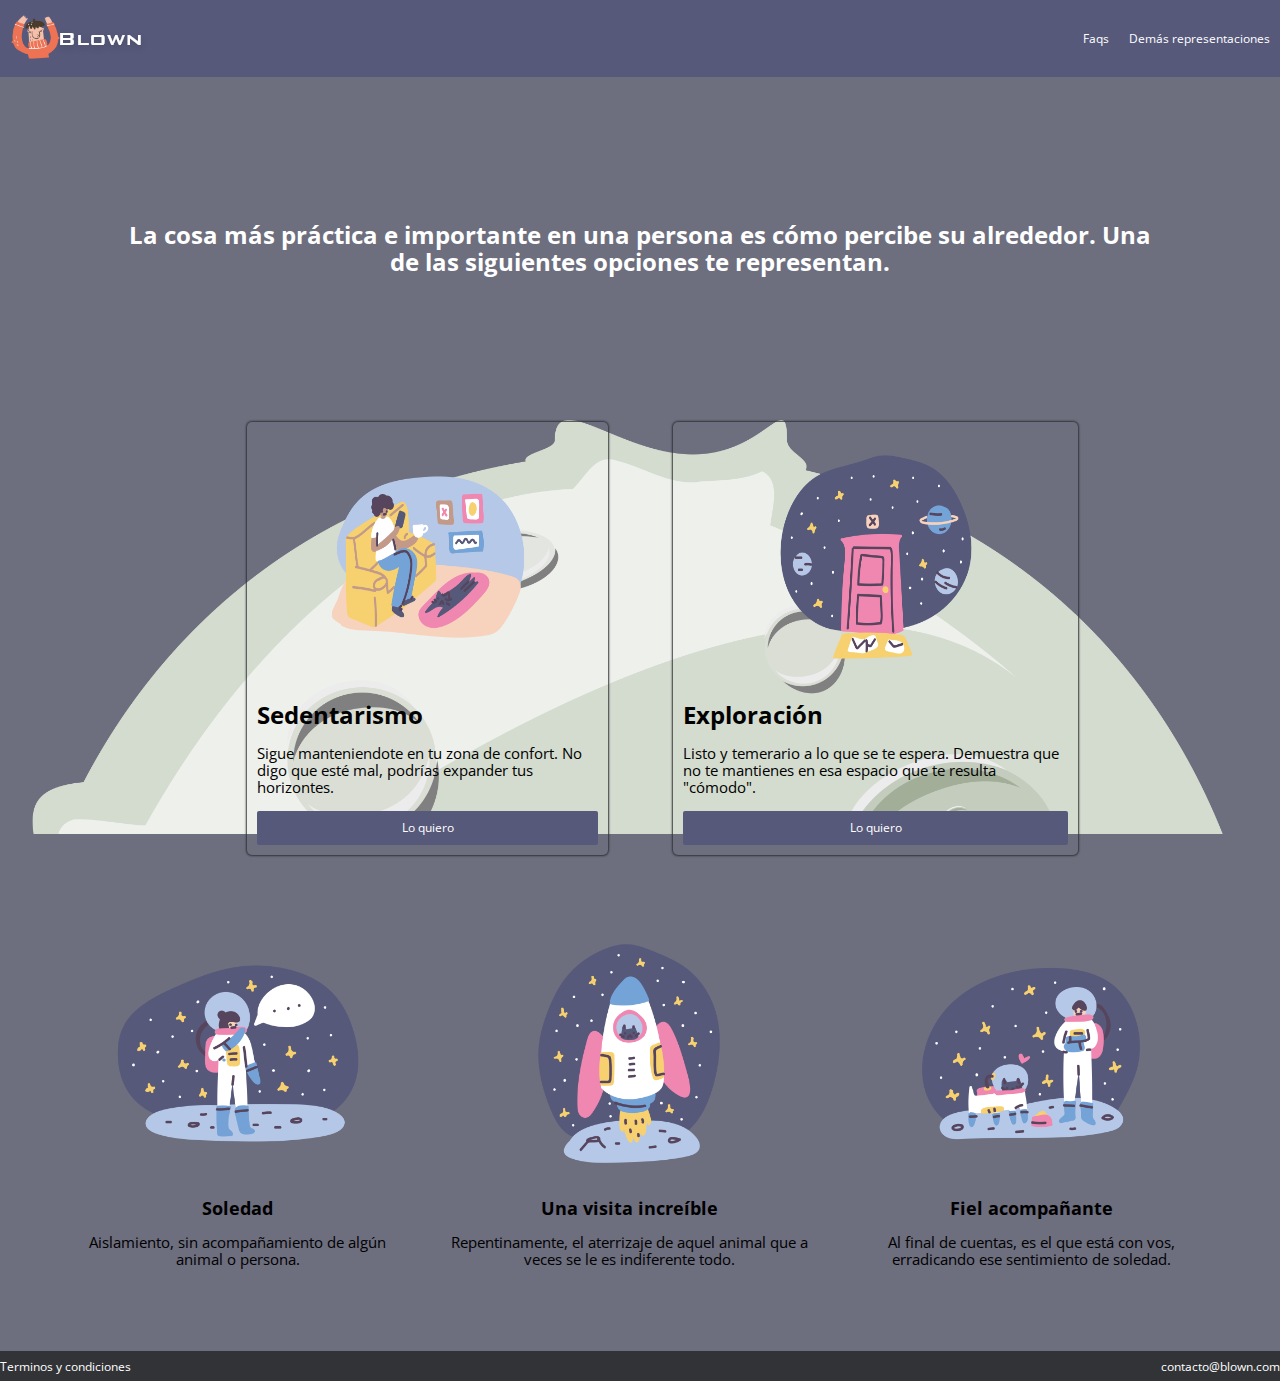
<file: index.html>
<!DOCTYPE html>
<html lang="es">
<head>
  <meta charset="UTF-8">
  <meta name="viewport" content="width=device-width, initial-scale=1.0">
  <meta http-equiv="X-UA-Compatible" content="ie=edge">
  <link rel="stylesheet" href="css/normalize.css">
  <link rel="stylesheet" href="css/estilos.css">
  <link rel="stylesheet" href="css/mobile.css">
  <link rel="stylesheet" href="css/animation.css">

  <title>Blown</title>
</head>
<body>

  <!-- Aquí empieza el navbar -->
  <nav class ="fadeInDown">
    <div class="brand_image">
        <img  src="images/logo.png" alt="">
    </div>
    <div class="nav_options">
      <ul>
        <li><a href="#">Faqs</a></li>
        <li><a href="representacion.html">Dem&aacute;s representaciones</a></li>
      </ul>
    </div>
  </nav>

  <!-- Aquí acaba el navbar -->

  <div class="main_section fadeIn">
    <h1>
      La cosa más práctica e importante en una persona es c&oacute;mo percibe su alrededor. Una de las siguientes opciones te representan.
    </h1>
  </div>
  <div class="products">
    <div class="product fadeInUp">
      <div class="content">
              <div class="img_content">
                <img  width="280" height="250"src="images/pluto6.png" alt="">
              </div>
              <h1>Sedentarismo</h1>
              <p>Sigue manteniendote en tu zona de confort. No digo que est&eacute; mal, podr&iacute;as expander tus horizontes.</p>
              <a href="venta2.html">
                <button  class="main_button">Lo quiero</button>
              </a>
            </div>
    </div>
    <div class="product fadeInUp">
      <div class="content">
              <div class="img_content">
                <img width="280" height="250"src="images/pluto5.png" alt="">
              </div>
              <h1>Exploraci&oacute;n</h1>
              <p>Listo y temerario a lo que se te espera. Demuestra que no te mantienes en esa espacio que te resulta "c&oacute;modo".</p>
              <a href="venta.html">
                <button  class="main_button">Lo quiero</button>
              </a>      </div>
    </div>
  </div>
  <br>
  <!-- End section -->
  <div class="information_users">
    <div class="information_section">
        <div class="information">
            <div class="content">
            <div class ="img_content">
                <img width = "340"heigth="310" src="images/pluto1.png" alt="">
            </div>
            <h2>Soledad</h2>
            <p>Aislamiento, sin acompañamiento de algún animal o persona.</p>
            </div>
        </div>
        <div class="information">
                <div class="content">
                <div class ="img_content">
                    <img width = "340"heigth="310" src="images/pluto4.png" alt="">
                </div>
                <h2>Una visita incre&iacute;ble</h2>
                <p>Repentinamente, el aterrizaje de aquel animal que a veces se le es indiferente todo.</p>
                </div>
            </div>
            <div class="information">
                    <div class="content">
                    <div class ="img_content">
                        <img width = "340"heigth="310" src="images/pluto3.png" alt="">
                    </div>
                    <h2>Fiel acompañante</h2>
                    <p>Al final de cuentas, es el que est&aacute; con vos, erradicando ese sentimiento de soledad.</p>
                    </div>
                </div>
    </div>
    
  </div>
 
  

<footer>
    <div class="option_contact">
      <a href="terminosycondiciones.html">Terminos y condiciones</a>
      </div>
    <div  class="option_contact">
      <a href="mailto:contacto@blown.com">contacto@blown.com</a>
    </div>

</footer>



</body>
</html>
</file>
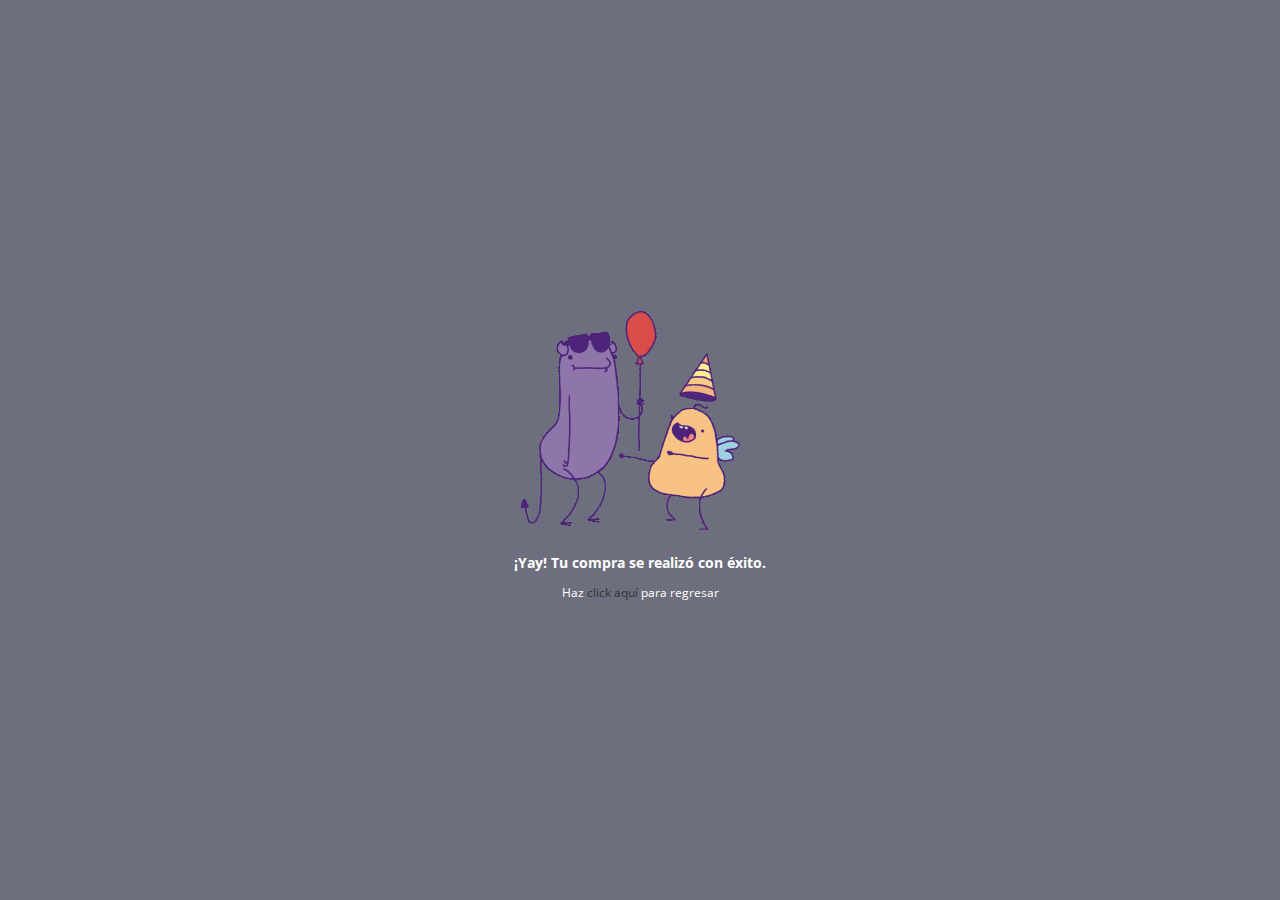
<file: exito.html>
<!DOCTYPE html>
<html lang="es">
<head>
    <meta charset="UTF-8">
    <meta name="viewport" content="width=device-width, initial-scale=1.0">
    <meta http-equiv="X-UA-Compatible" content="ie=edge">
    <link rel="stylesheet" href="css/normalize.css">
    <link rel="stylesheet" href="css/estilos.css">
    <link rel="stylesheet" href="css/animation.css">
    <link rel="stylesheet" href="css/paypal.css">

    <title>Blown</title>
</head>
<body>
    <div class="content_paypal">
        <img width="250"height="250"src="images/yay.gif" alt="">
        <h3>¡Yay! Tu compra se realizó con éxito.</h3>
        <p>Haz <a href="index.html">click aquí</a> para regresar</p>
    </div>
</body>
</html>
</file>
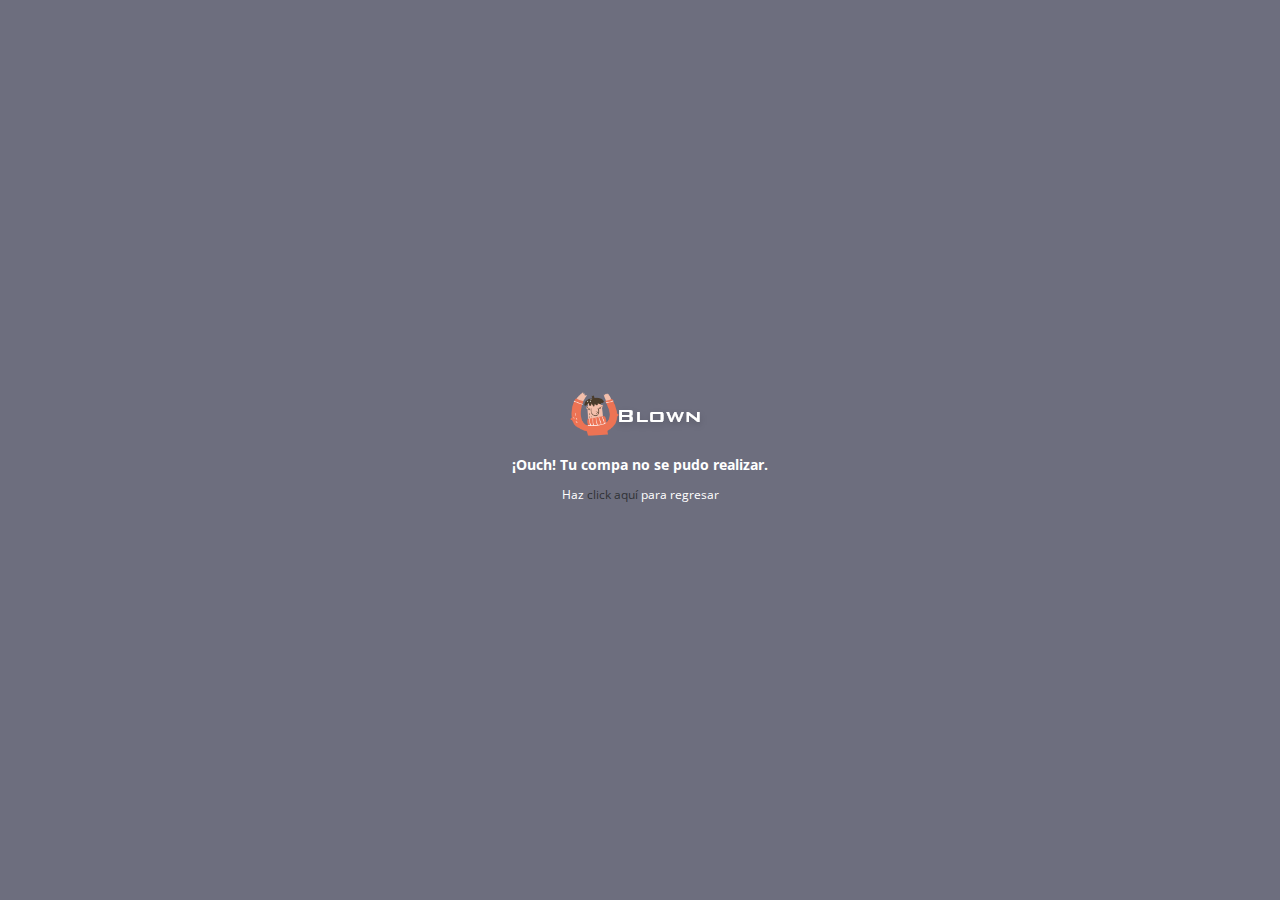
<file: falla.html>
<!DOCTYPE html>
<html lang="es">
<head>
    <meta charset="UTF-8">
    <meta name="viewport" content="width=device-width, initial-scale=1.0">
    <meta http-equiv="X-UA-Compatible" content="ie=edge">
    <link rel="stylesheet" href="css/normalize.css">
    <link rel="stylesheet" href="css/estilos.css">
    <link rel="stylesheet" href="css/animation.css">
    <link rel="stylesheet" href="css/paypal.css">

    <title>Blown</title>
</head>
<body>
    <div class="content_paypal">
        <img src="images/logo.png" alt="">
        <h3>¡Ouch! Tu compa no se pudo realizar.</h3>
        <p>Haz <a href="index.html">click aquí</a> para regresar</p>
    </div>
</body>
</html>
</file>
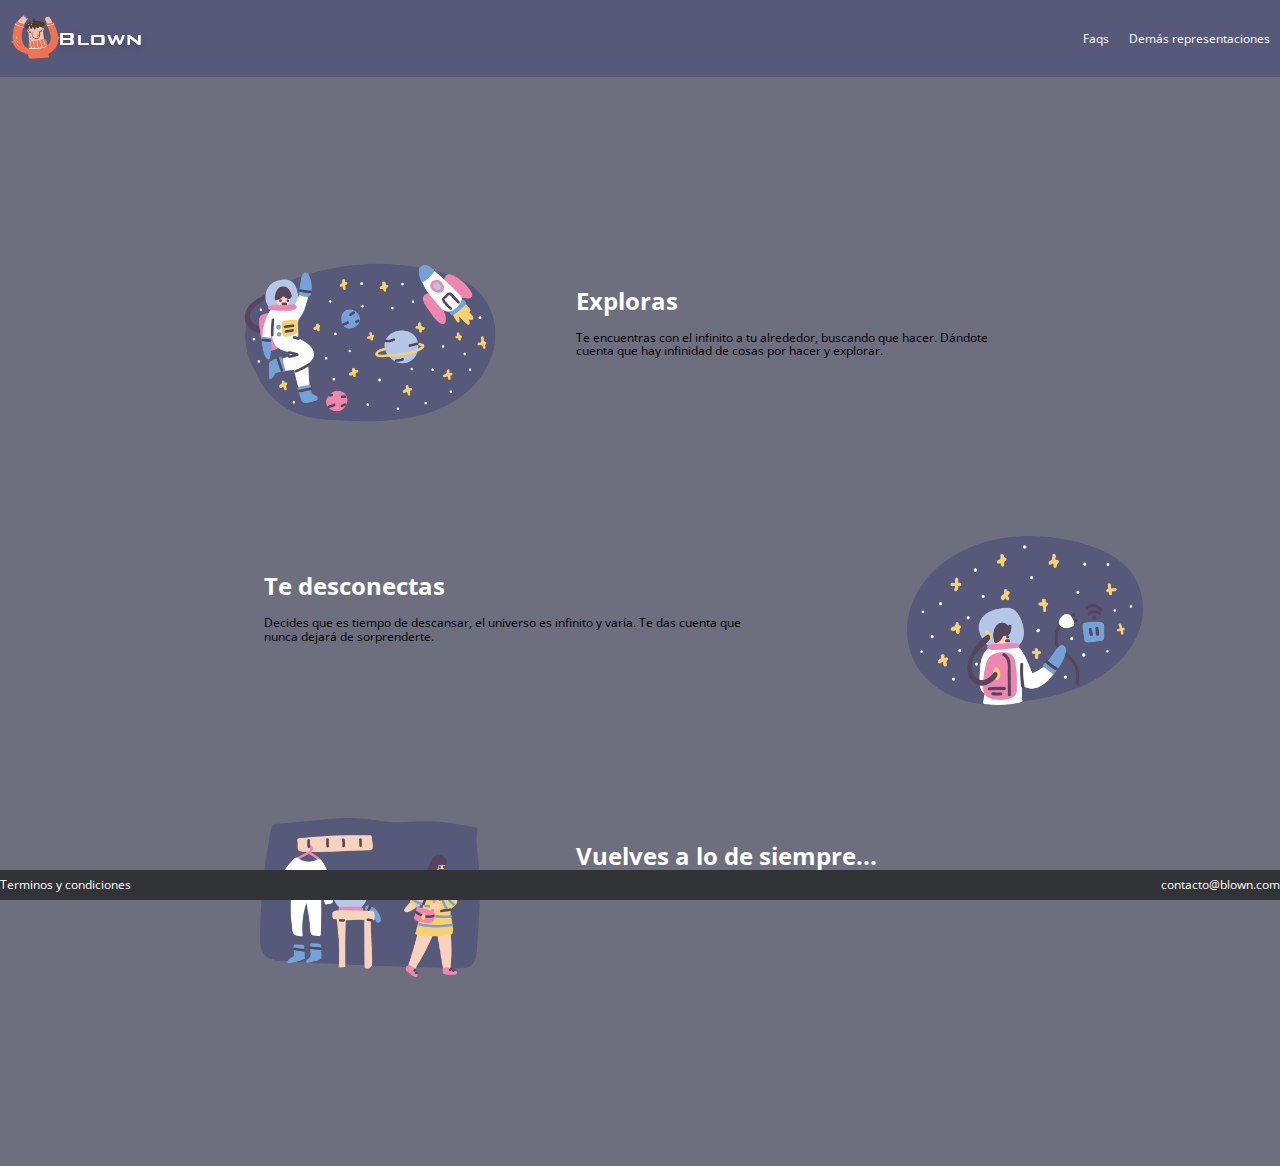
<file: representacion.html>
<!DOCTYPE html>
<html lang="es">
<head>
  <meta charset="UTF-8">
  <meta name="viewport" content="width=device-width, initial-scale=1.0">
  <meta http-equiv="X-UA-Compatible" content="ie=edge">
  <link rel="stylesheet" href="css/grid.css">
  <link rel="stylesheet" href="css/normalize.css">
  <link rel="stylesheet" href="css/estilos.css">
  <link rel="stylesheet" href="css/mobile.css">
  <link rel="stylesheet" href="css/animation.css">
  <title>Blown</title>
</head>
<body>

  <!-- Aquí empieza el navbar -->
  <nav class ="fadeInDown">
    <div class="brand_image">
        <a href="index.html">
            <img src="images/logo.png" alt="">
          </a>    </div>
    <div class="nav_options">
      <ul>
        <li><a href="#">Faqs</a></li>
        <li><a href="#">Dem&aacute;s representaciones</a></li>
      </ul>
    </div>
  </nav>
  <!-- Aquí acaba el navbar -->
  <div class="main_section">
  
    <!------------------------->
<div class="container">
  <div class="row">
      <div class="col-4">
        <div class="image_content">
          <img width = "340"heigth="310" src="images/pluto2.png" alt="">
        
       </div>
      </div>
    <div class="col-8">
        <div class="text_column">
            <h1>Exploras</h1>
            <p>Te encuentras con el infinito a tu alrededor, buscando que hacer. D&aacute;ndote cuenta que hay infinidad de cosas por hacer y explorar.</p>
          </div>
    </div>
  </div>
  <!------------------------->
  <div class="container">
  <div class="row">
    <div class="col-9">
        <div class="text_column">
            <h1>Te desconectas</h1>
          <p>Decides que es tiempo de descansar, el universo es infinito y var&iacute;a. Te das cuenta que nunca dejar&aacute; de sorprenderte.
          </p>          </div>
    </div>
    <div class="col-3">
        <div class="image_content">
          <img width = "340"heigth="310" src="images/pluto7.png" alt="">
        
       </div>
      </div>
    </div>
    </div>
  <!------------------------->
  <div class="container">
      <div class="row">
          <div class="col-4">
            <div class="image_content">
              <img width = "340"heigth="310" src="images/pluto10.png" alt="">
            
           </div>
          </div>
        <div class="col-8">
            <div class="text_column">
                <h1>Vuelves a lo de siempre...</h1>
                
              </div>
        </div>
      </div>
  <!------------------------->

</div>    


<div class="venta">
    <footer>
        <div class="option_contact">
          <a href="terminosycondiciones.html">Terminos y condiciones</a>
          </div>
        <div  class="option_contact">
          <a href="mailto:contacto@blown.com">contacto@blown.com</a>
        </div>
    
    </footer>
  </div>
</body>
</html>
</file>
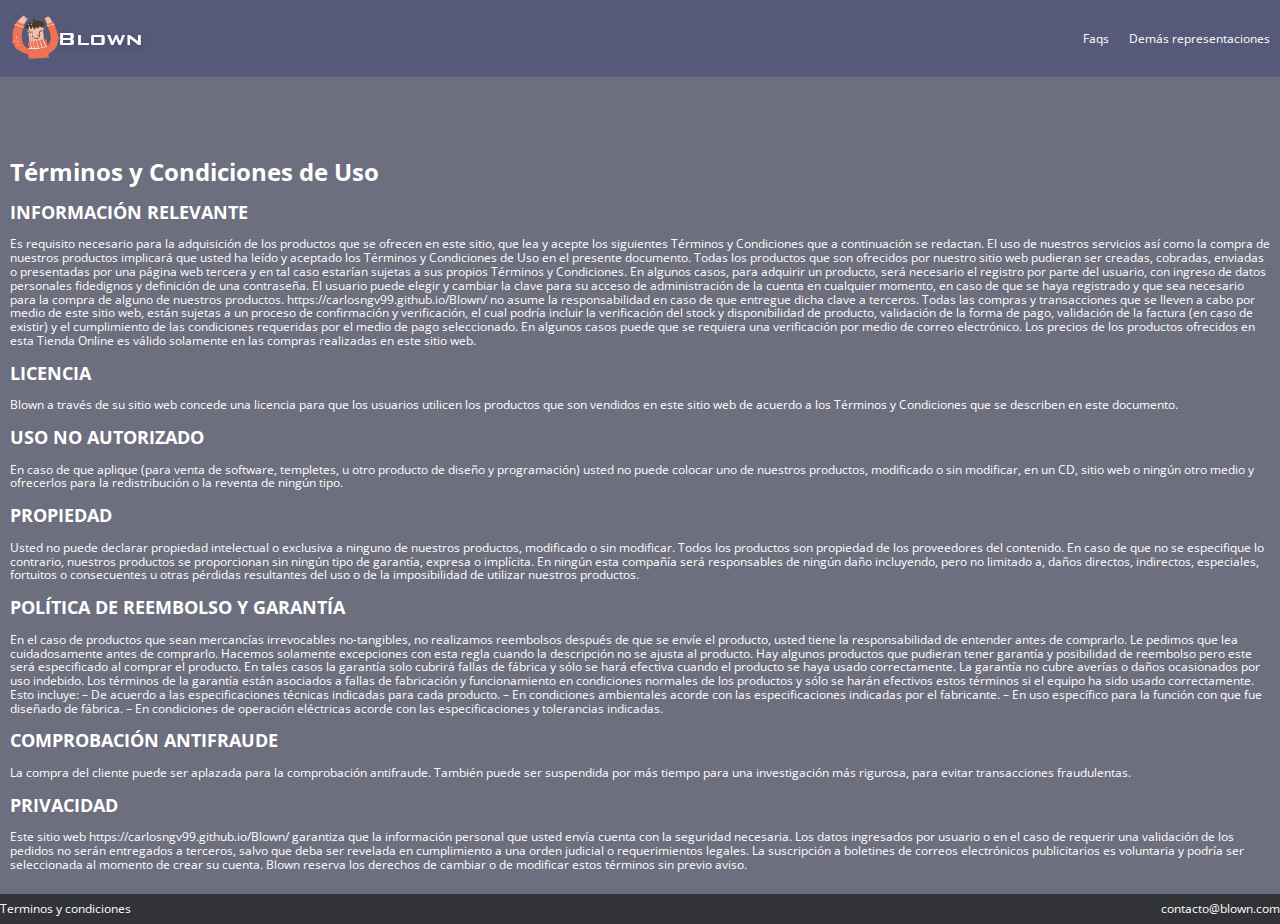
<file: terminosycondiciones.html>
<!DOCTYPE html>
<html lang="es">
<head>
  <meta charset="UTF-8">
  <meta name="viewport" content="width=device-width, initial-scale=1.0">
  <meta http-equiv="X-UA-Compatible" content="ie=edge">
  <link rel="stylesheet" href="css/grid.css">
  <link rel="stylesheet" href="css/normalize.css">
  <link rel="stylesheet" href="css/estilos.css">
  <link rel="stylesheet" href="css/mobile.css">
  <link rel="stylesheet" href="css/animation.css">
  <title>Blown</title>
</head>
<body>

  <!-- Aquí empieza el navbar -->
  <nav class ="fadeInDown">
    <div class="brand_image">
            <a href="index.html">
                    <img src="images/logo.png" alt="">
                  </a>    </div>
    <div class="nav_options">
      <ul>
        <li><a href="#">Faqs</a></li>
        <li><a href="representacion.html">Dem&aacute;s representaciones</a></li>
      </ul>
    </div>
  </nav>
  <!-- Aquí acaba el navbar -->
    <!-- Formulario Venta -->
    <br><br><br><br>
    <div class="terms_content">
            <div class="container"></div>
        <h1>Términos y Condiciones de Uso</h1>
    
                <h2>INFORMACIÓN RELEVANTE</h2>
                
                <p>Es requisito necesario para la adquisición de los productos que se ofrecen en este sitio, que lea y acepte los siguientes Términos y Condiciones que a continuación se redactan. El uso de nuestros servicios así como la compra de nuestros productos implicará que usted ha leído y aceptado los Términos y Condiciones de Uso en el presente documento. Todas los productos  que son ofrecidos por nuestro sitio web pudieran ser creadas, cobradas, enviadas o presentadas por una página web tercera y en tal caso estarían sujetas a sus propios Términos y Condiciones. En algunos casos, para adquirir un producto, será necesario el registro por parte del usuario, con ingreso de datos personales fidedignos y definición de una contraseña.
                
                El usuario puede elegir y cambiar la clave para su acceso de administración de la cuenta en cualquier momento, en caso de que se haya registrado y que sea necesario para la compra de alguno de nuestros productos. https://carlosngv99.github.io/Blown/ no asume la responsabilidad en caso de que entregue dicha clave a terceros.
                
                Todas las compras y transacciones que se lleven a cabo por medio de este sitio web, están sujetas a un proceso de confirmación y verificación, el cual podría incluir la verificación del stock y disponibilidad de producto, validación de la forma de pago, validación de la factura (en caso de existir) y el cumplimiento de las condiciones requeridas por el medio de pago seleccionado. En algunos casos puede que se requiera una verificación por medio de correo electrónico.
                
                Los precios de los productos ofrecidos en esta Tienda Online es válido solamente en las compras realizadas en este sitio web.
                </p>
                <h2>LICENCIA</h2>
                
                <p>Blown  a través de su sitio web concede una licencia para que los usuarios utilicen  los productos que son vendidos en este sitio web de acuerdo a los Términos y Condiciones que se describen en este documento.
                </p>
                <h2>USO NO AUTORIZADO</h2>
                
                <p>En caso de que aplique (para venta de software, templetes, u otro producto de diseño y programación) usted no puede colocar uno de nuestros productos, modificado o sin modificar, en un CD, sitio web o ningún otro medio y ofrecerlos para la redistribución o la reventa de ningún tipo.
                </p>
                <h2>PROPIEDAD</h2>
                <p>
                Usted no puede declarar propiedad intelectual o exclusiva a ninguno de nuestros productos, modificado o sin modificar. Todos los productos son propiedad  de los proveedores del contenido. En caso de que no se especifique lo contrario, nuestros productos se proporcionan  sin ningún tipo de garantía, expresa o implícita. En ningún esta compañía será  responsables de ningún daño incluyendo, pero no limitado a, daños directos, indirectos, especiales, fortuitos o consecuentes u otras pérdidas resultantes del uso o de la imposibilidad de utilizar nuestros productos.
                </p>
    <h2>POLÍTICA DE REEMBOLSO Y GARANTÍA</h2>            
               <p> En el caso de productos que sean  mercancías irrevocables no-tangibles, no realizamos reembolsos después de que se envíe el producto, usted tiene la responsabilidad de entender antes de comprarlo.  Le pedimos que lea cuidadosamente antes de comprarlo. Hacemos solamente excepciones con esta regla cuando la descripción no se ajusta al producto. Hay algunos productos que pudieran tener garantía y posibilidad de reembolso pero este será especificado al comprar el producto. En tales casos la garantía solo cubrirá fallas de fábrica y sólo se hará efectiva cuando el producto se haya usado correctamente. La garantía no cubre averías o daños ocasionados por uso indebido. Los términos de la garantía están asociados a fallas de fabricación y funcionamiento en condiciones normales de los productos y sólo se harán efectivos estos términos si el equipo ha sido usado correctamente. Esto incluye:
                
                – De acuerdo a las especificaciones técnicas indicadas para cada producto.
                – En condiciones ambientales acorde con las especificaciones indicadas por el fabricante.
                – En uso específico para la función con que fue diseñado de fábrica.
                – En condiciones de operación eléctricas acorde con las especificaciones y tolerancias indicadas.
            </p>
                <h2>COMPROBACIÓN ANTIFRAUDE</h2>
                
                <p>
                La compra del cliente puede ser aplazada para la comprobación antifraude. También puede ser suspendida por más tiempo para una investigación más rigurosa, para evitar transacciones fraudulentas.
            </p>
                <h2>PRIVACIDAD</h2>
                
                <p>Este sitio web https://carlosngv99.github.io/Blown/ garantiza que la información personal que usted envía cuenta con la seguridad necesaria. Los datos ingresados por usuario o en el caso de requerir una validación de los pedidos no serán entregados a terceros, salvo que deba ser revelada en cumplimiento a una orden judicial o requerimientos legales.
                
                La suscripción a boletines de correos electrónicos publicitarios es voluntaria y podría ser seleccionada al momento de crear su cuenta.
                
                Blown reserva los derechos de cambiar o de modificar estos términos sin previo aviso.</p>
                </div>
            </div>
    <!-- Formulario Venta -->
    <!-- Formulario Beneficios -->

    <!-- Formulario Beneficios -->

    <footer>
        <div class="option_contact">
          <a href="terminosycondiciones.html">Terminos y condiciones</a>
          </div>
        <div  class="option_contact">
          <a href="mailto:contacto@blown.com">contacto@blown.com</a>
        </div>
    
    </footer>


<scrip src="scripts/scrip.js"></scrip>
</body>
</html>
</file>
<file: css/estilos.css>
@import url('https://fonts.googleapis.com/css?family=Open+Sans:400,700');
/* -------------Variables */
:root{
--green-color:#56597A;
--white-color:white;
--black-color:#313337;
/* TipografÃ­a */
--normal:12px;
/* Espaciado */
--space:10px;
/* Box shadow */
--box:0px 0 2px 1px var(--black-color);
}

/* -------------Variables */
html,body{
  background-color: #6d6e7e;
  padding:0px;
  margin:0px;
  font-size: var(--normal);
  font-family: 'Open Sans', sans-serif;
}

p,label{
  font-size: var(--normal);
}
label{
  padding-bottom: var(--space);
}
nav{
  display: flex;
  background-color: var(--green-color);
  padding: var(--space);
  color: var(--white-color);
  justify-content: space-between;
  align-items: center;
}

nav ul{
  display: flex;
}

nav li{
  padding-left: 20px;
  list-style: none;

}

nav li a{
  color: white;
  text-decoration: none;
}

nav li a:hover{
  color: var(--white-color);
}

/* ------------------------ Main section */

.main_section{
  padding: 10%;
  text-align: center;
}
.main_section h1{
  color:white;
}

/* Products sectio*/
.products{
  background-image: url("../images/fondo.png");
  max-height: 30px;
  background-size: cover;
  background-position: center top;
  padding:15%;
  display: flex;
}

.product{
  padding: var(--space);
  margin-top: -200px;
  margin-left: 5%;
}
.product .content{
  background-color: none;
  padding: var(--space);
  box-shadow: var(--box);
  border-radius: 5px;

}
.product .content p{
  font-size: 15px;
}
.img_content{
  text-align: center;
}
.img_content:hover img{
  transform:scale(1.2);
  -ms-transform:scale(1.2); 
  -moz-transform:scale(1.2); 
  -webkit-transform:scale(1.2);  
  -o-transform:scale(1.2); 
}

.main_button{
  background-color: var(--green-color);
  width: 100%;
  padding: var(--space);
  font-size: var(--normal);
  color: white;
  border:0;
  cursor: pointer;
  border-radius: 2px;
}

.main_button:hover{
  background-color: #56597A;
}
/*Information Section*/
.information_users{
    padding: var(--space);
    margin-top: 10px;
}
.information_section{
    display:flex;
    padding:3%;
}
.information{
    padding: var(--space);
    text-align: center;
}
.information .content{

     background-color: none;

    padding: var(--space);
}
.information_section p{
  font-size: 15px;
}
/*Mention Section*/
.mentions{
    display: flex;
    padding: 5%;
}
.mentions img{
    width: 100%;
}
h2.mention_title{
    text-align: center;
}
.mention{
    padding: var(--space);
}
.mention p{
  font-size: 15px;
}

.mention .text{
    padding: 10%;
}
/**/
h1.product_title{
    text-align: left;
    color: white;
    font-family: 'Open Sans', sans-serif;
}
.text_column{
    text-align: left;
    padding: 10%;
}
/*---------------Venta--------------------*/
.modulo_pago{
  background-color: var(--white-color);
  box-shadow: 0px 0 2px 2px var(--black-color);
  padding: 5px;
  text-align: justify;
}
.modulo_pago_img{
  max-width: 500;
  text-align: center;
  margin: auto;
}
.modulo_pago .btn_paypal{
  text-align: center;
}
.data{
  margin-top: var(--space);
  width: 100%;
  height: 30px;
  border-radius: 5px;
  border: 1px solid black; 
  box-sizing: border-box;
}
/*------------------Footer---------------*/

.option_contact a{
  color:white;
  text-decoration: none;
}
/*footer{
    display: flex;
    background-color: #313337;
    color: white;
    justify-content: space-between;
    padding: var(--space);
}*/
footer {
  display: flex;
  align-items: center;
  left:0px;
  bottom:0px;
  height:30px;
  width:100%;
  justify-content: space-between;
  background:#313337;
}

.venta footer{
  display: flex;
  align-items: center;
  position:fixed;
  left:0px;
  bottom:0px;
  height:30px;
  width:100%;
  justify-content: space-between;
  background:#313337;
}
.terms_content{
  margin: 0px;
  padding: 10px;
  color:white;
  text-align: left;
  font-size: 12px;
}
</file>
<file: css/mobile.css>
@media (max-width: 650px){
   .products{
      display: block;
       height: auto;
       padding: 5%;

   }
   .product{
       margin-top: auto;
   }
   .main_section{
       padding:5%;
   }
   .information_section,.mentions{
    display: initial; 
   }
}
</file>
<file: css/animation.css>
.fadeIn{
    -webkit-animation-duration: 4s;
    -webkit-animation-fill-mode: both;
    -webkit-animation-name: fadeIn;
    animation-duration: 4s;
    animation-fill-mode: both;
    animation-name: fadeIn;

}
@keyframes fadeIn{
    from{
        opacity: 0;
    }
   to{
        opacity: 1;    
    }
    
}
.fade1{
    -webkit-animation-duration: 1s;
    -webkit-animation-fill-mode: both;
    -webkit-animation-name: fade1;
}
@keyframes fade1{
    from{
        opacity: 1;
    }
   to{
        opacity: 2;    
    }}
.fadeInDown{
    -webkit-animation-duration: 1s;
    -webkit-animation-fill-mode: both;
    -webkit-animation-name: fadeInDown;
}
@keyframes fadeInDown{
    from{
        opacity:0;
        -webkit-transform: translate3d(0,-100%,0);
        transform: translate3d(0,-100%,0);
    }
    to{
        opacity:1;
        -webkit-transform: translate3d(0,0,0);
        transform: translate3d(0,0,0);
    }
    
}
.fadeInUp{
    -webkit-animation-duration: 1s;
    -webkit-animation-fill-mode: both;
    -webkit-animation-name: fadeInUp;
}
@keyframes fadeInUp{
    from{
        opacity:0;
        -webkit-transform: translate3d(0,100%,0);
        transform: translate3d(0,100%,0);
    }
    to{
        opacity:1;
        -webkit-transform: translate3d(0,0,0);
        transform: translate3d(0,0,0);
    }
    
}
</file>
<file: css/paypal.css>
body{
    background-color: #6D6E7E;
    text-align: center;
    color: white;
    display: flex;
    justify-content: center;
    align-items: center;
    height: 100vh;

}
.content_paypal a{
    color: #313337;
    text-decoration: none;
}
</file>
<file: css/grid.css>
.container{
    max-width: 900px;
    margin: auto;
}
.row{
    display: flex;
}
.col-1 {
    width: 8.3333333333%;
}
.col-2 {
    width: 16.6666666666%;
}
.col-3 {
    width: 24.9999999999%;
}
.col-4 {
    width: 33.3333333332%;
}
.col-5 {
    width: 41.6666666665%;
}
.col-6 {
    width: 49.9999999998%;
}
.col-7 {
    width: 58.3333333331%;
}
.col-8 {
    width: 66.6666666664%;
}
.col-9 {
    width: 74.9999999997%;
}
.col-10 {
    width: 83.333333333%;
}
.col-11 {
    width: 91.6666666663%;
}
.col-12{
    width: 100%;
}
.col-1,.col-2,.col-3,.col-4,.col-5,.col-6,.col-7,.col-8,.col-9,.col-10,.col-11,.col-12{
    padding: 10px;
}
@media (max-width:900px){
    .row{
        display:inherit;
    }
    .col-1,.col-2,.col-3,.col-4,.col-5,.col-6,.col-7,.col-8,.col-9,.col-10,.col-11,.col-12{
        width:100%;
    }
}
</file>
